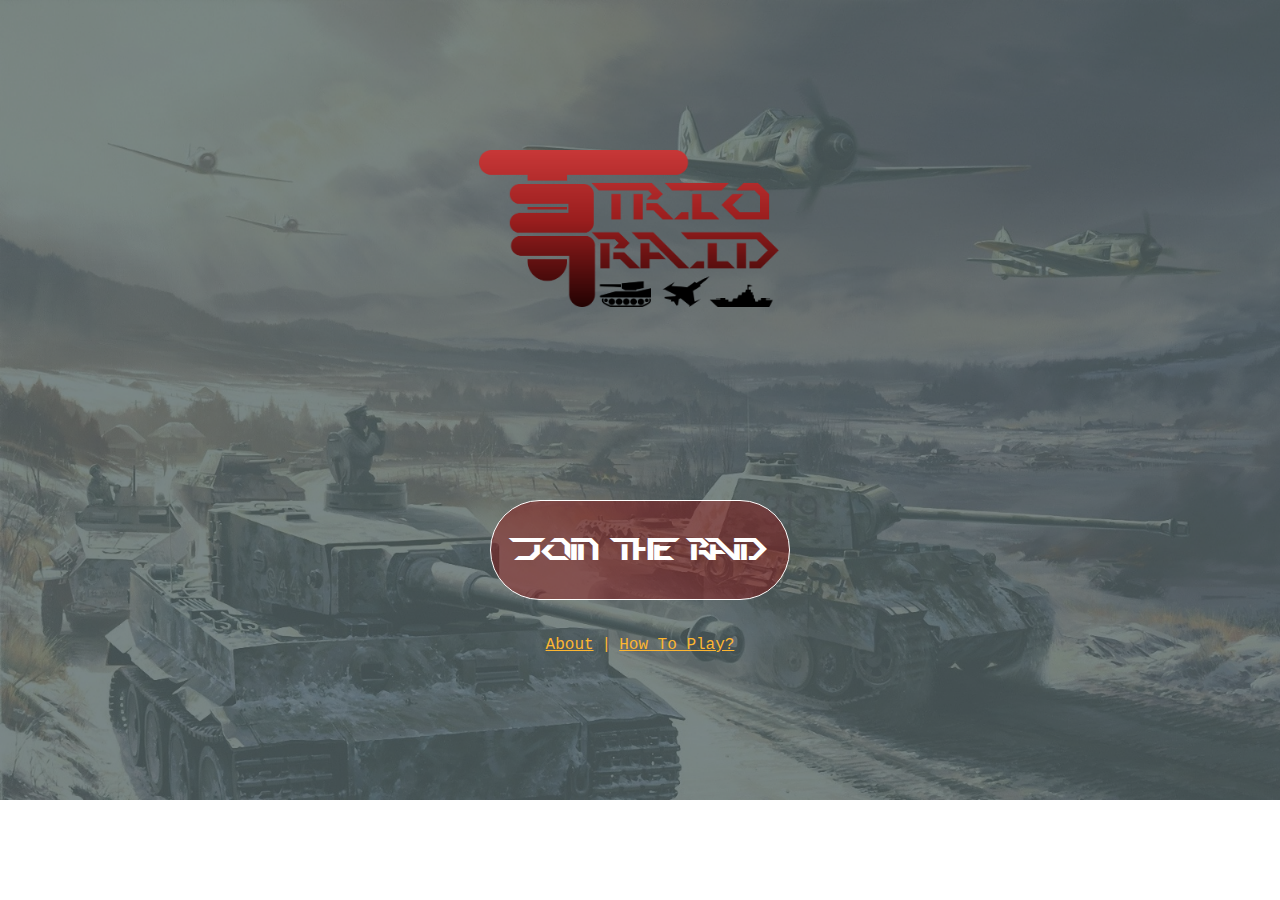
<file: index.html>
<!DOCTYPE html>
<html lang="en">

<head>
    <meta charset="UTF-8">
    <meta name="viewport" content="width=device-width, initial-scale=1.0">
    <meta http-equiv="X-UA-Compatible" content="ie=edge">
    <title>TrioRaid</title>
    <link rel="stylesheet" href="assets/css/index.css">
    <link rel="icon" href="assets/img/logo.png">
</head>

<body>
    <div class="sk-folding-cube" id="loading-page">
        <div class="sk-cube1 sk-cube"></div>
        <div class="sk-cube2 sk-cube"></div>
        <div class="sk-cube4 sk-cube"></div>
        <div class="sk-cube3 sk-cube"></div>
    </div>
    <div id="contents">
        <div class="brand"></div>
        <div class="start-game">
            <a href="pages/characters.html">
                <button class="start-btn">Join The Raid</button>
            </a>
            <br>
            <a href="pages/about.html">About</a>
            <p>|</p>
            <a href="pages/how.html">How To Play?</a>
        </div>
    </div>
    <script src="assets/js/main.js"></script>
</body>

</html>
</file>
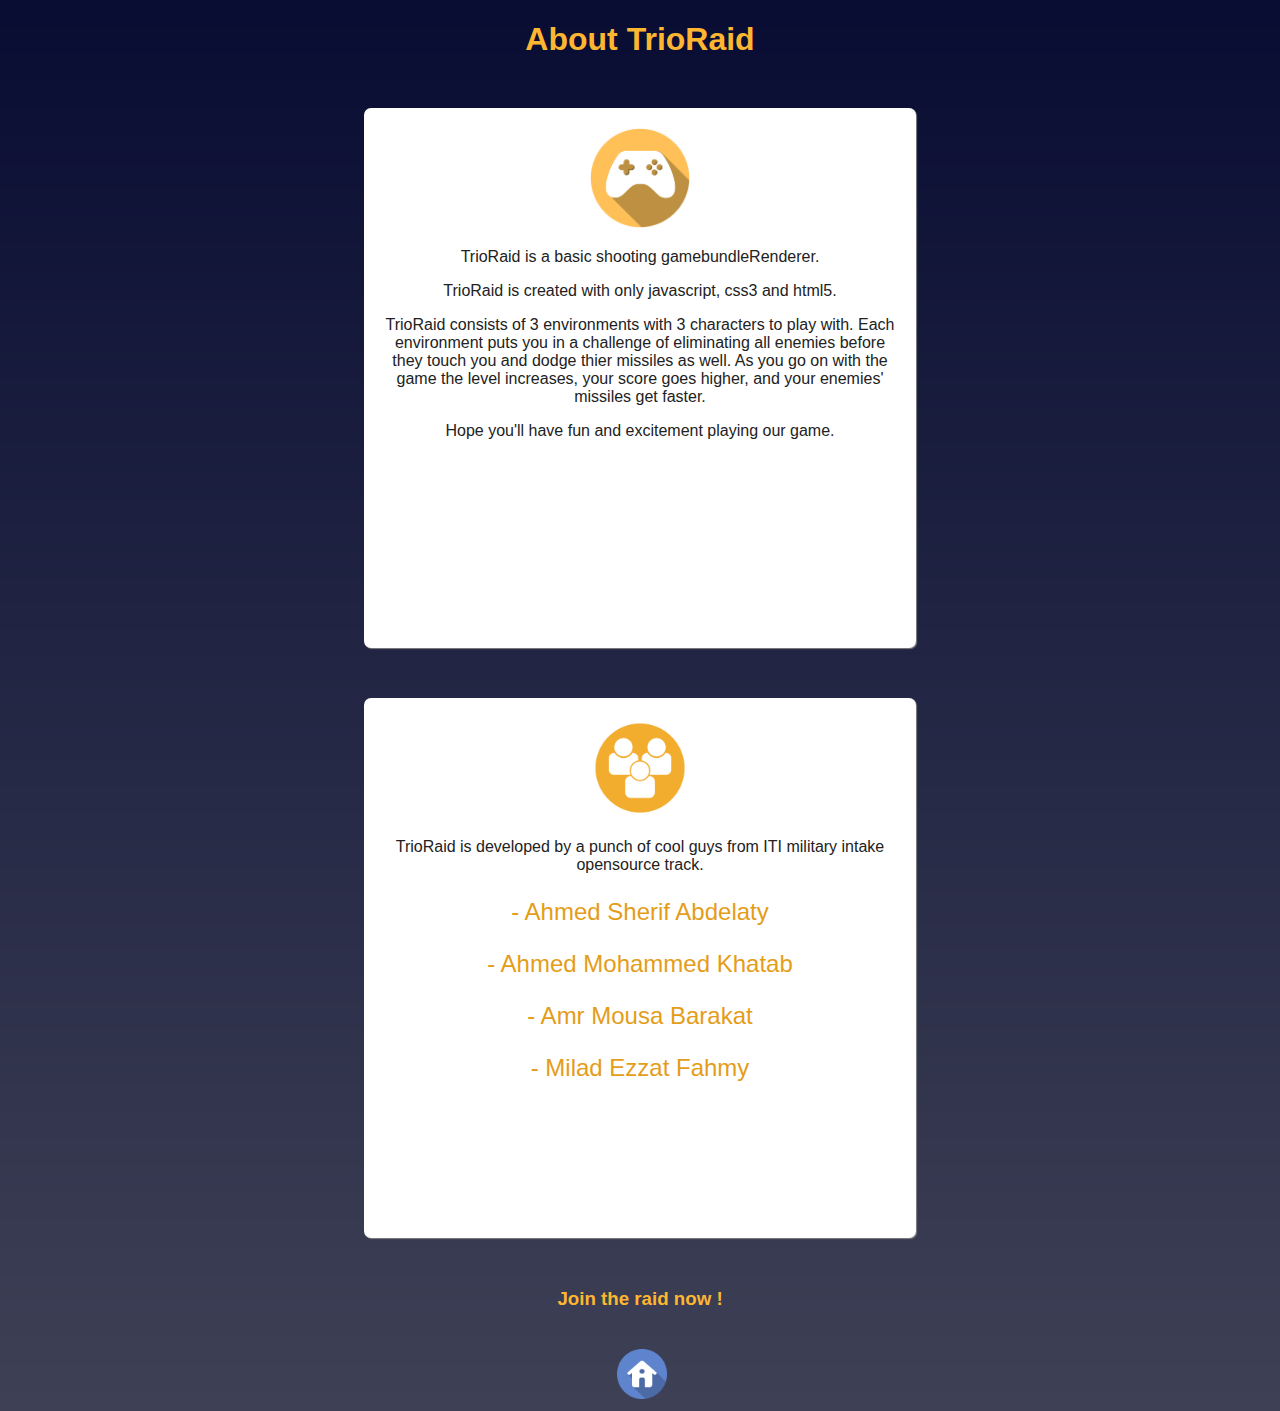
<file: pages/about.html>
<!DOCTYPE html>
<html lang="en">
<head>
    <meta charset="UTF-8">
    <meta name="viewport" content="width=device-width, initial-scale=1.0">
    <meta http-equiv="X-UA-Compatible" content="ie=edge">
    <title>TrioRaid-About</title>
</head>
<style>
    body {
        background-image: url('../assets/img/about.png');
    }
    img {
        width: 100px;
        height: 100px;
    }
    .cont {
        width: 90%;
        margin: auto;
    }
    h1,h3 {
        text-align: center;
        font-family: 'Segoe UI', Tahoma, Verdana, sans-serif;
        color: rgb(253, 182, 49);
    }
    .article {
       
        width: 45%;
        box-shadow: 1px 1px 1px gray;
        text-align: center;
        padding: 20px;
        float: left;
        margin: 20px;
        border-radius: 7px;
        background-color: white;
        height: 500px;
        margin-bottom: 50px;
    }
    p {
        color: #222;
        font-family: 'Segoe UI', Tahoma, Verdana, sans-serif;
        font-size: 1.5em;
    }
    .names {
        color: rgb(228, 157, 25);
        font-size: 2em;  
    }
    .home {
        width: 50px;
        height: 50px;
        text-align: center;
        margin-left: 48%;
        margin-top: 20px;
    }
    @media only screen and (max-width: 1800px) {
        .article {
            float: none;
            margin: 50px auto;
        }
        p {
            font-size: 1em;
        }
        .names {
            color: rgb(228, 157, 25);
            font-size: 1.5em;  
        }
    }
</style>
<body>
    <h1>About TrioRaid</h1>
    <div class="cont">
        <div class="article">
            <img src="../assets/img/game.png" alt="game">
            <p>
                TrioRaid is a basic shooting gamebundleRenderer.
            </p>
            <p>
                TrioRaid is created with only javascript, css3 and html5.
            </p>
            <p>
                TrioRaid consists of 3 environments with 3 characters to play with.
                Each environment puts you in a challenge of eliminating all enemies before they touch you 
                and dodge thier missiles as well.
                As you go on with the game the level increases, your score goes higher, and your enemies' missiles get faster. 
            </p>
            <p>
                Hope you'll have fun and excitement
                playing our game. 
            </p>
        </div>
        <div class="article">
            <img src="../assets/img/progs.png" alt="progs">
            <p>
                TrioRaid is developed by a punch of cool guys from ITI military intake opensource track.
            </p>
            <p class="names">- Ahmed Sherif Abdelaty</p>
            <p class="names">- Ahmed Mohammed Khatab</p>
            <p class="names">- Amr Mousa Barakat</p>
            <p class="names">- Milad Ezzat Fahmy</p>
        </div>
        <h3>Join the raid now !</h3>
        <a href="../index.html"><img src="../assets/img/home.ico" class="home" alt="go home"></a>
    </div>
</body>
</html>
</file>
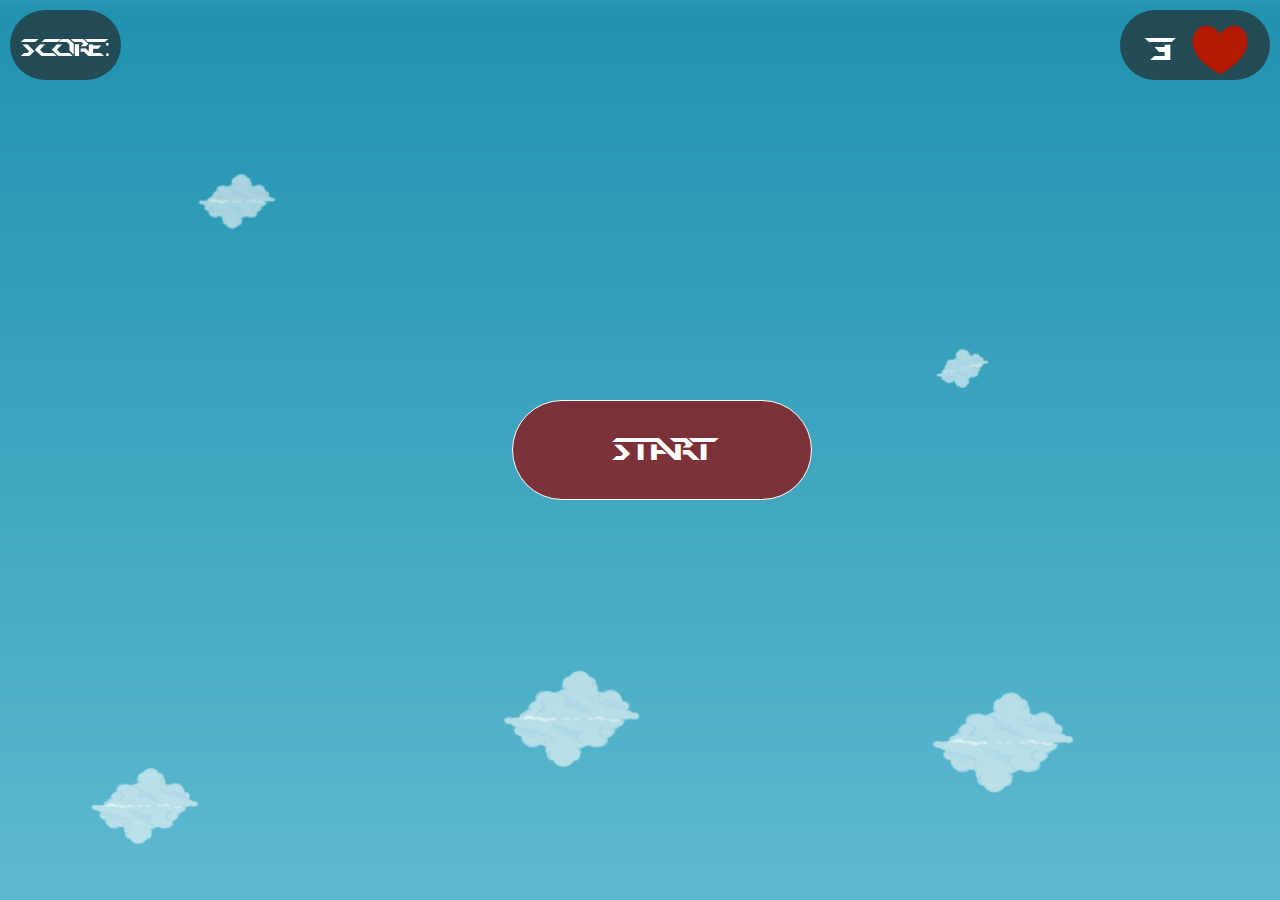
<file: pages/air.html>
<!DOCTYPE html>
<html lang="en">
<head>
    <meta charset="UTF-8">
    <meta name="viewport" content="width=device-width, initial-scale=1.0">
    <meta http-equiv="X-UA-Compatible" content="ie=edge">
    <title>TrioRaid-seaRaid</title>
    <link rel="stylesheet" href="../assets/css/base.css">
    <link rel="icon" href="../assets/img/logo.png">
    <link rel="stylesheet" href="../assets/css/air.css">
</head>
<body>
    <div class="sk-folding-cube" id="loading-page">
        <div class="sk-cube1 sk-cube"></div>
        <div class="sk-cube2 sk-cube"></div>
        <div class="sk-cube4 sk-cube"></div>
        <div class="sk-cube3 sk-cube"></div>
    </div>
    <div class="score">
        <p>Score: <span id="Score"></span> </p>
    </div>
       <button onclick="levels(500,'../assets/img/air_hero.png','../assets/img/air_enemy.png');" id="start">Start</button>
    <div class="lives">
        <p id="lives">3</p>
        <img src="../assets/img/live.png" alt="lives">
    </div>
    <a href="../index.html"><img src="../assets/img/home.ico" class="home" id="home" alt="go home"></a>
    <script src="../assets/js/main.js"></script>
</body>
</html>
</file>
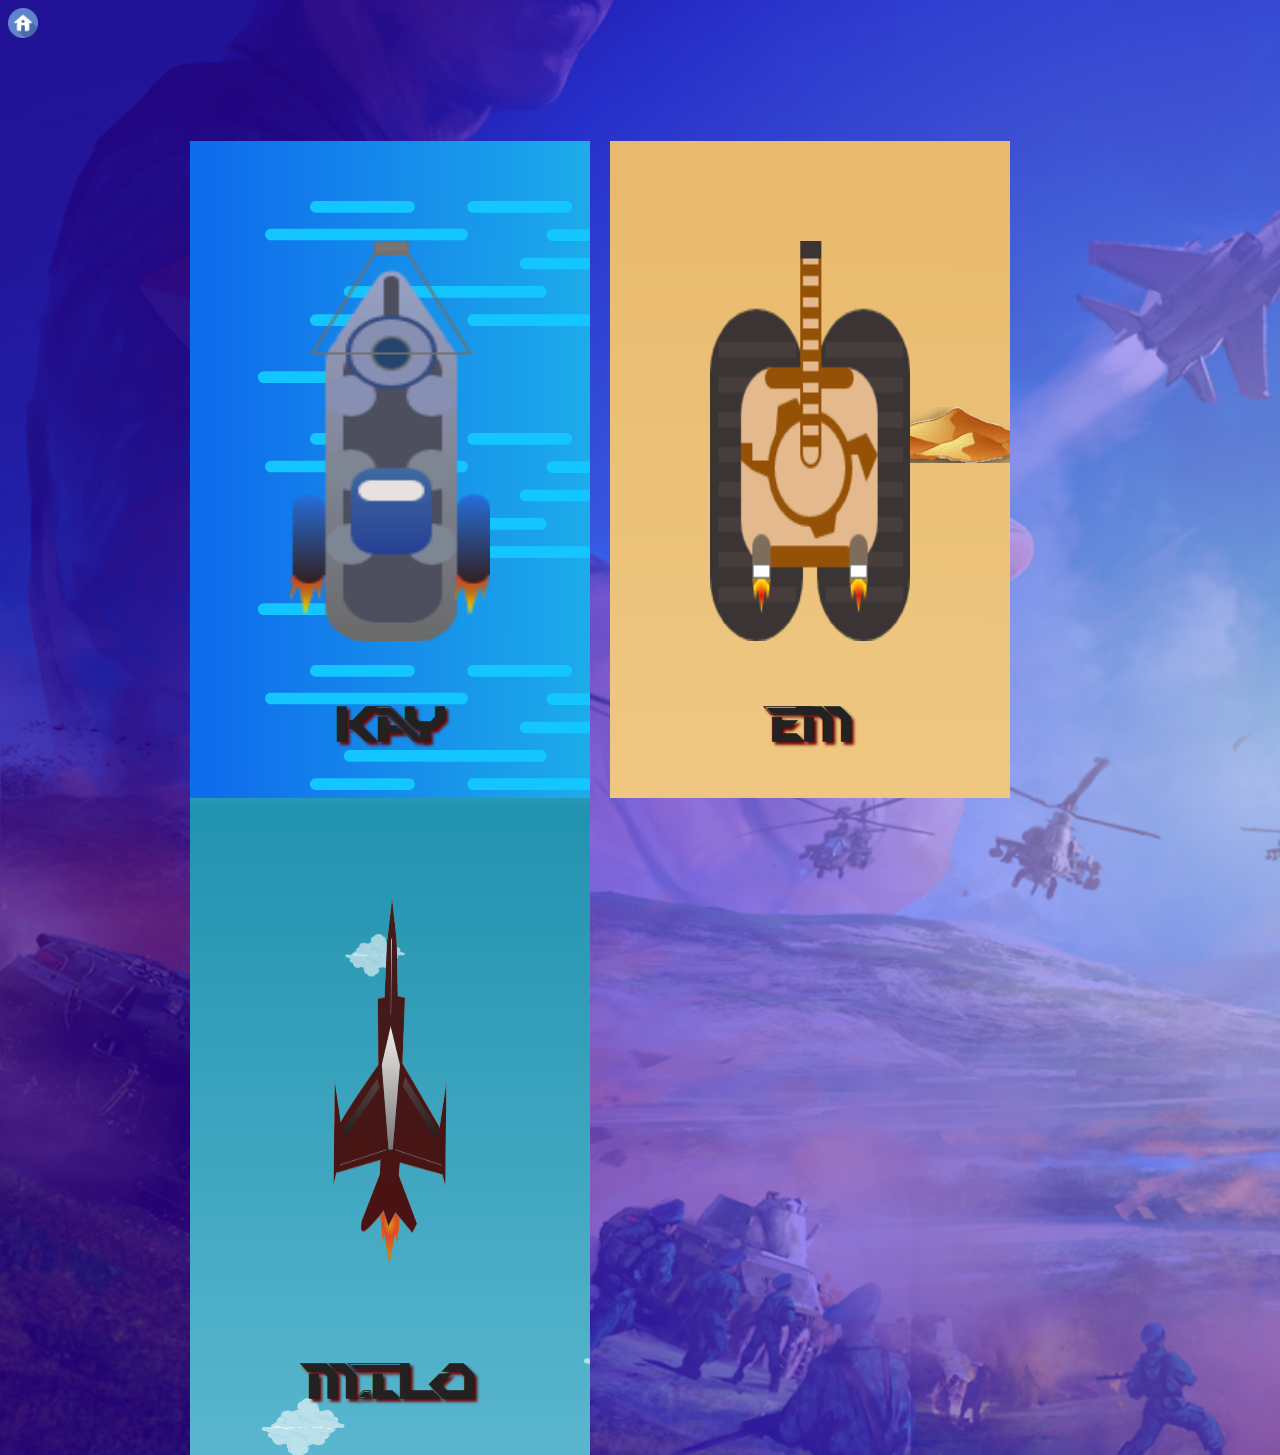
<file: pages/characters.html>
<!DOCTYPE html>
<html lang="en">
<head>
    <meta charset="UTF-8">
    <meta name="viewport" content="width=device-width, initial-scale=1.0">
    <meta http-equiv="X-UA-Compatible" content="ie=edge">
    <title>TrioRaid-characters</title>
    <link rel="stylesheet" href="../assets/css/characters.css">
    <link rel="icon" href="../assets/img/logo.png">
</head>
<body>
    <div class="sk-folding-cube" id="loading-page">
        <div class="sk-cube1 sk-cube"></div>
        <div class="sk-cube2 sk-cube"></div>
        <div class="sk-cube4 sk-cube"></div>
        <div class="sk-cube3 sk-cube"></div>
    </div>
    <a href="../index.html">
        <img src="../assets/img/home.ico" alt="go back" width="30" height="30">
    </a>
    <div class="characters">
        <div class="naval">
            <img src="../assets/img/water_hero.png" class="avatar" alt="hero1">
            <div class="overlay">
                <h3>Let's Do It</h3>
                <a href="sea.html">
                    <button class="start-btn">Begin The Raid</button>
                </a>
            </div>
            <h3>KAY</h3>
        </div>
        <div class="land">
            <img src="../assets/img/land_hero.png" class="avatar" alt="hero2">
            <div class="overlay">
                <h3>Let's Do It</h3>
                <a href="land.html" >
                    <button class="start-btn">Begin The Raid</button>
                </a>
            </div>
            <h3>EM</h3>
        </div>
        <div class="air">
            <img src="../assets/img/air_hero.png" class="avatar" alt="hero3">
            <div class="overlay">
                <h3>Let's Do It</h3>
                <a href="air.html">
                    <button class="start-btn">Begin The Raid</button>
                </a>
            </div>
            <h3>MILO</h3>
        </div>
    </div>
    <script src="../assets/js/main.js"></script>
</body>
</html>
</file>
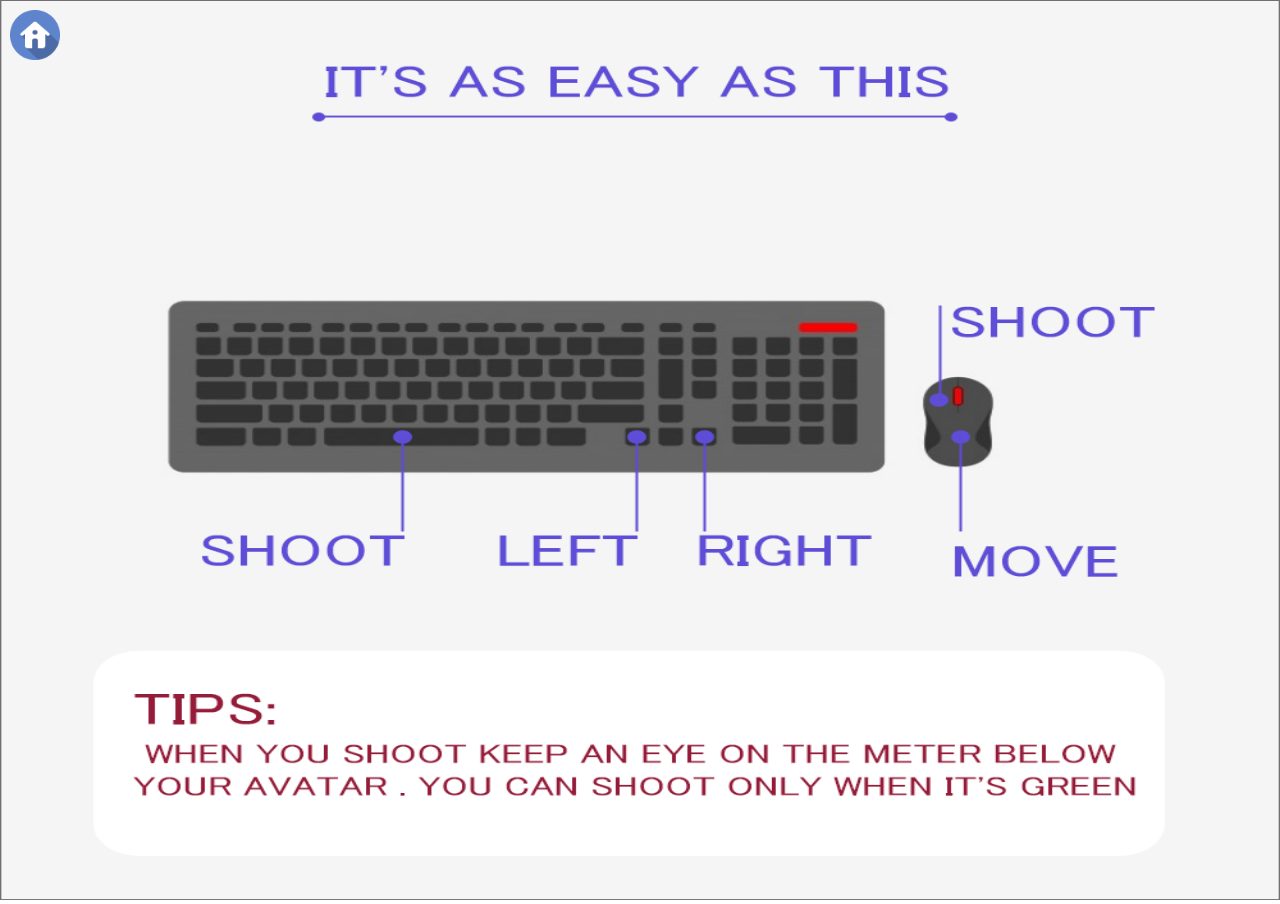
<file: pages/how.html>
<!DOCTYPE html>
<html lang="en">
<head>
    <meta charset="UTF-8">
    <meta name="viewport" content="width=device-width, initial-scale=1.0">
    <meta http-equiv="X-UA-Compatible" content="ie=edge">
    <title>TrioRaid- how to play</title>
    <style>
        body {
            padding: 0;
            margin: 0; 
        }
        img {
           width: 100%;
           height: 100vh;
        }
        .icon {
            width: 50px;
            height: 50px;
            position: absolute;
            top: 10px;
            left: 10px;
        }
    </style>
</head>
<body>
    <a href="../index.html"><img src="../assets/img/home.ico" alt="go home" class="icon"></a>
    <img src="../assets/img/how.png" alt="how to play">
</body>
</html>
</file>
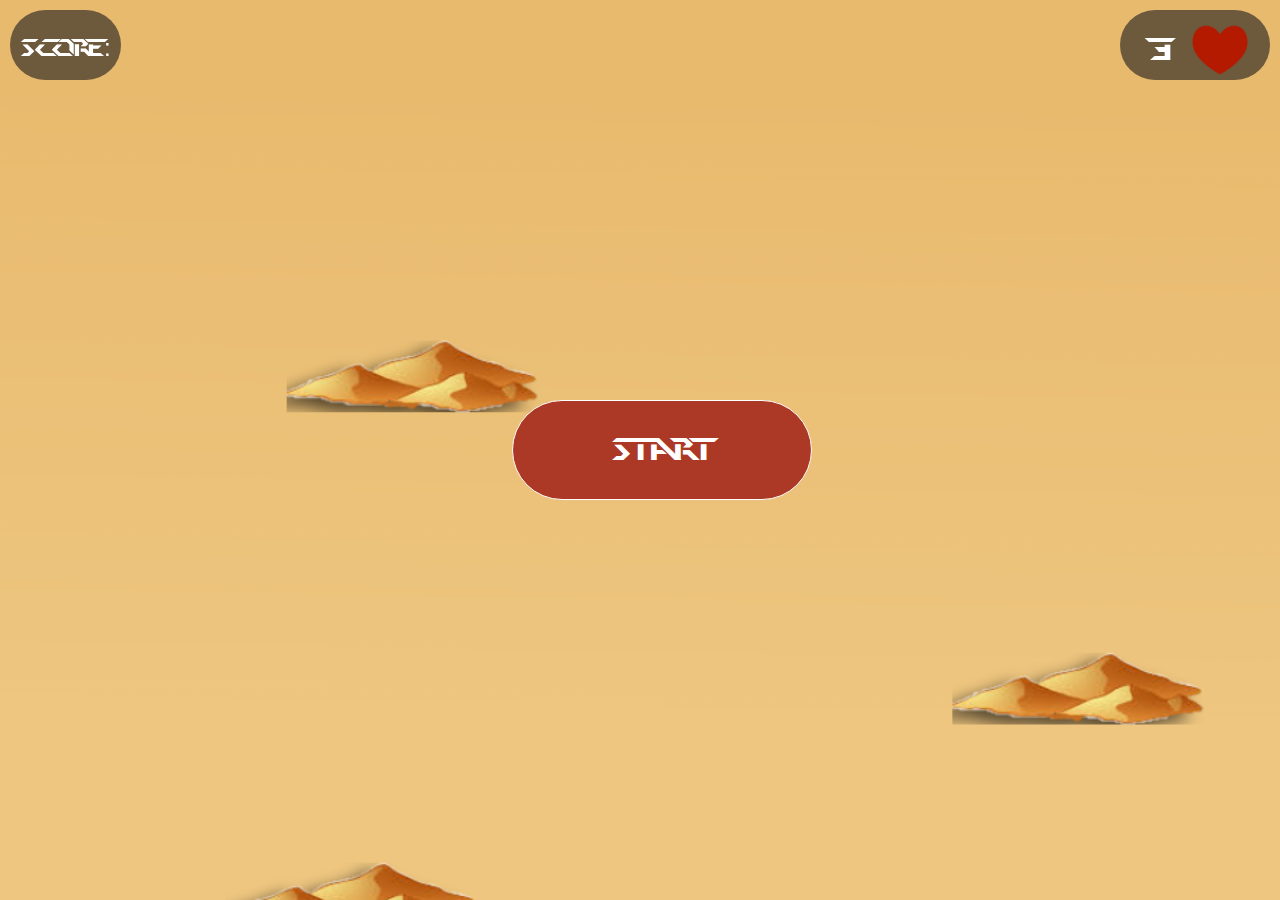
<file: pages/land.html>
<!DOCTYPE html>
<html lang="en">
<head>
    <meta charset="UTF-8">
    <meta name="viewport" content="width=device-width, initial-scale=1.0">
    <meta http-equiv="X-UA-Compatible" content="ie=edge">
    <title>TrioRaid-seaRaid</title>
    <link rel="stylesheet" href="../assets/css/base.css">
    <link rel="icon" href="../assets/img/logo.png">
    <link rel="stylesheet" href="../assets/css/land.css">
</head>
<body>
    <div class="sk-folding-cube" id="loading-page">
        <div class="sk-cube1 sk-cube"></div>
        <div class="sk-cube2 sk-cube"></div>
        <div class="sk-cube4 sk-cube"></div>
        <div class="sk-cube3 sk-cube"></div>
    </div>
    <div class="score">
        <p>Score: <span id="Score"></span> </p>
    </div>
       <button onclick="levels(500,'../assets/img/land_hero.png','../assets/img/land_enemy.png');" id="start">Start</button>
    <div class="lives">
        <p id="lives">3</p>
        <img src="../assets/img/live.png" alt="lives">
    </div>
    <a href="../index.html"><img src="../assets/img/home.ico" class="home"  id="home" alt="go home"></a>
    <script src="../assets/js/main.js"></script>
</body>
</html>
</file>
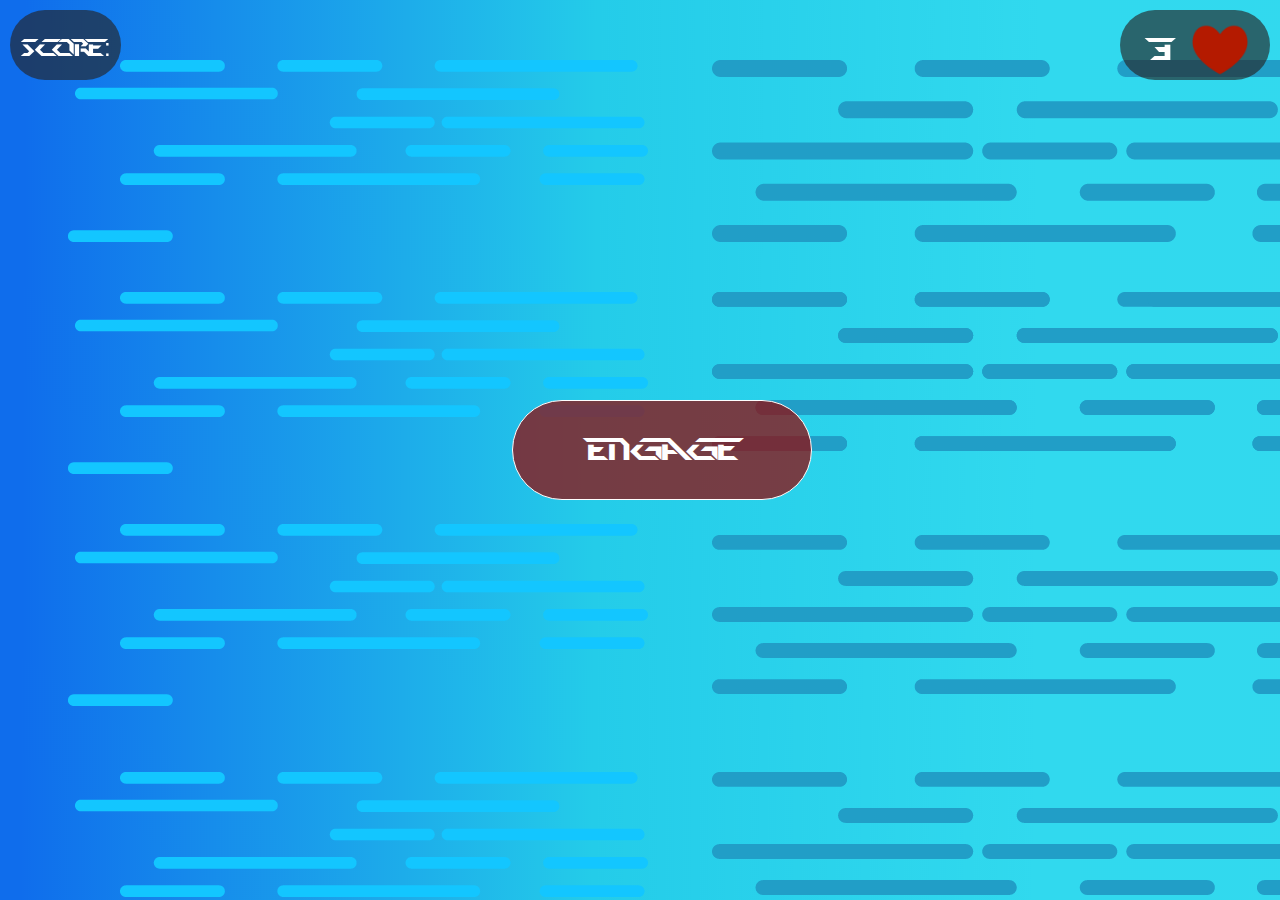
<file: pages/sea.html>
<!DOCTYPE html>
<html lang="en">
<head>
    <meta charset="UTF-8">
    <meta name="viewport" content="width=device-width, initial-scale=1.0">
    <meta http-equiv="X-UA-Compatible" content="ie=edge">
    <title>TrioRaid-seaRaid</title>
    <link rel="stylesheet" href="../assets/css/base.css">
    <link rel="icon" href="../assets/img/logo.png">
</head>
<body>
    <div class="sk-folding-cube" id="loading-page">
        <div class="sk-cube1 sk-cube"></div>
        <div class="sk-cube2 sk-cube"></div>
        <div class="sk-cube4 sk-cube"></div>
        <div class="sk-cube3 sk-cube"></div>
    </div>
    <div class="score">
        <p>Score: <span id="Score"></span> </p>
    </div>
       <button onclick="levels(500,'../assets/img/water_hero.png','../assets/img/water_enemy.png');" id="start">Engage</button>
    <div class="lives">
        <p id="lives">3</p>
        <img src="../assets/img/live.png" alt="lives">
    </div>
    <a href="../index.html"><img src="../assets/img/home.ico" class="home" id="home" alt="go home"></a>
    <script src="../assets/js/main.js"></script>
</body>
</html>
</file>
<file: assets/css/index.css>
@font-face  {
    font-family: 'dark';
    src: url('../fonts/pdark.ttf');
}
body {
    background: url('../img/bg.png') no-repeat;
    background-size: cover;
    font-family: 'dark',Arial, Helvetica, sans-serif;
}
.brand {
    width: 500px;
    height: 300px;
    background: url('../img/logo.png') no-repeat;
    background-size: contain;
    margin-left: calc(50% - 270px);
    margin-top: 150px;
}
.start-game {
    width: 400px;
    margin: auto;
    margin-top: 150px;
    text-align: center;
}
.start-btn {
    width: 300px;
    border: 1px solid white;
    background-color: rgba(148, 6, 6, 0.4);
    border-radius: 50px;
    height: 100px;
    color: white;
    font-family: 'dark',Arial, Helvetica, sans-serif;
    font-size: 2rem;
    transition: 0.5s;
    margin-bottom: 20px;
}
.start-btn:hover {
    cursor: pointer;
    background-color: rgb(255, 255, 255, 0.5);
    color: rgb(150, 3, 3);
    border-color: rgb(150, 3, 3);
}
a {
    color: rgb(253, 182, 49);
    font-family: 'Courier New', Courier, monospace;
}
p {
    display: inline-flex;
    color: rgb(253, 182, 49);
    font-family: 'Courier New', Courier, monospace;
}
.sk-folding-cube {
    margin: 20px auto;
    width: 100px;
    height: 100px;
    z-index: 999;
    position: absolute;
    top: 42%;
    left: 44%;
    -webkit-transform: rotateZ(45deg);
            transform: rotateZ(45deg);
  }
  .sk-folding-cube .sk-cube {
    float: left;
    width: 50%;
    height: 50%;
    position: relative;
    -webkit-transform: scale(1.1);
        -ms-transform: scale(1.1);
            transform: scale(1.1); 
  }
  .sk-folding-cube .sk-cube:before {
    content: '';
    position: absolute;
    top: 0;
    left: 0;
    width: 100%;
    height: 100%;
    background-color: rgb(212, 49, 49);
    -webkit-animation: sk-foldCubeAngle 2.4s infinite linear both;
            animation: sk-foldCubeAngle 2.4s infinite linear both;
    -webkit-transform-origin: 100% 100%;
        -ms-transform-origin: 100% 100%;
            transform-origin: 100% 100%;
  }
  .sk-folding-cube .sk-cube2 {
    -webkit-transform: scale(1.1) rotateZ(90deg);
            transform: scale(1.1) rotateZ(90deg);
  }
  .sk-folding-cube .sk-cube3 {
    -webkit-transform: scale(1.1) rotateZ(180deg);
            transform: scale(1.1) rotateZ(180deg);
  }
  .sk-folding-cube .sk-cube4 {
    -webkit-transform: scale(1.1) rotateZ(270deg);
            transform: scale(1.1) rotateZ(270deg);
  }
  .sk-folding-cube .sk-cube2:before {
    -webkit-animation-delay: 0.3s;
            animation-delay: 0.3s;
  }
  .sk-folding-cube .sk-cube3:before {
    -webkit-animation-delay: 0.6s;
            animation-delay: 0.6s; 
  }
  .sk-folding-cube .sk-cube4:before {
    -webkit-animation-delay: 0.9s;
            animation-delay: 0.9s;
  }
  @-webkit-keyframes sk-foldCubeAngle {
    0%, 10% {
      -webkit-transform: perspective(140px) rotateX(-180deg);
              transform: perspective(140px) rotateX(-180deg);
      opacity: 0; 
    } 25%, 75% {
      -webkit-transform: perspective(140px) rotateX(0deg);
              transform: perspective(140px) rotateX(0deg);
      opacity: 1; 
    } 90%, 100% {
      -webkit-transform: perspective(140px) rotateY(180deg);
              transform: perspective(140px) rotateY(180deg);
      opacity: 0; 
    } 
  }
  
  @keyframes sk-foldCubeAngle {
    0%, 10% {
      -webkit-transform: perspective(140px) rotateX(-180deg);
              transform: perspective(140px) rotateX(-180deg);
      opacity: 0; 
    } 25%, 75% {
      -webkit-transform: perspective(140px) rotateX(0deg);
              transform: perspective(140px) rotateX(0deg);
      opacity: 1; 
    } 90%, 100% {
      -webkit-transform: perspective(140px) rotateY(180deg);
              transform: perspective(140px) rotateY(180deg);
      opacity: 0; 
    }
  }
  @media only screen and (max-width: 1400px) {
    .brand {
        width: 300px;
        height: 200px;
        margin-left: calc(50% - 161px);
    }
  }
</file>
<file: assets/css/base.css>
@font-face  {
    font-family: 'dark';
    src: url('../fonts/pdark.ttf');
}
body {
    
    padding: 0;
    margin: 0;
    box-sizing: border-box;
    background: rgb(69, 147, 184) url('../img/water.png');
    /* background-size: cover; */
    background-position: 0 0;
    background-repeat: repeat-x;
    animation: move 30s linear infinite;
    overflow: hidden;
    font-family: 'dark',Arial, Helvetica, sans-serif;
}
.score {
    position: fixed;
    top: 10px;
    left: 10px;
    /* width: 150px; */
    height: 70px;
    border-radius: 50px;
    background-color: rgba(37, 34, 34, 0.63);
    text-align: left;
    color: white;
    font-size: 1.5rem;
    padding-left: 10px;
    padding-right: 10px;
}
.lives p {
    display: inline-flex;
    color: white;
    font-size: 2rem;
    position: fixed;
    top: 2px;
    right: 110px;
}
.lives img {
    position: fixed;
    top: 10px;
    right: 20px;
}
.lives {
    position: fixed;
    top: 10px;
    right: 10px;
    width: 150px;
    height: 70px;
    border-radius: 50px;
    background-color: rgba(37, 34, 34, 0.63);
}
.sea-hero {
    width: 80px;
    height: 100px;
    padding-bottom: 3px;
    border-bottom: 15px inset green;
}
.sea-hero:hover{
    cursor: url('../img/shot\ aim.cur'),auto;
}
.sea-enemy {
    width: 51px;
    height: 70px;
    z-index: -2;
}
 
.sea-enemy:hover{
    cursor: url('../img/Aim..cur'), auto;
}

.missile1 {
    height: 50px;
    width: 16px;
}
.missile2 {
    height: 30px;
    width: 16px;
}
#explode_enemy {
    display: none;
}
#explode_hero {
    display: none;
}
@keyframes move {
    from {
        background-position: 0 0;
    }
    to {
        background-position:-100% 0;
    }
}
  p#gameOver{
      position: absolute;
      left: 35%;
      background-color: rgba(0,0,0,0.7);
      color: red;
      padding: 2% 3%;
      box-shadow: 0 0 5px black;
  }
  #win,#gameOver{
      text-align: center;
      top: 100px;
      color: green;
      font-family: 'Courier New', Courier, monospace;
      font-size: 8em;
  }
  #gameOver button,#win button{
      border: none;
      border-radius: 15px;
      box-shadow:  0 0 5px black;
      font-size: 0.5em;
      cursor: pointer;
  }
  #playAgain{
     border: none;
     border-radius: 15px;
     font-size: 0.5em;
     padding: 5px 10px;
     box-shadow: 0 0 5px black;
     cursor: pointer; 
  }
  #start,#nextLevel,#play_again{
    position: absolute;
    left: 42%;
    top: 400px;
    width: 300px;
    border: 1px solid white;
    background-color: rgba(148, 6, 6, 0.726);
    border-radius: 50px;
    height: 100px;
    color: white;
    font-family: 'dark',Arial, Helvetica, sans-serif;
    font-size: 2rem;
    transition: 0.5s;
    margin-bottom: 20px;
  }
  #start:hover, #nextLevel:hover, #play_again:hover {
    cursor: pointer;
    background-color: rgb(255, 255, 255, 0.5);
    color: rgb(150, 3, 3);
    border-color: rgb(150, 3, 3);
}
#gameOver, #play_again, #win{
    left: 30%;
}

#gameOver,#win {
    text-align: center;
    font-size: 4rem;
    color: rgba(148, 6, 6, 0.726);
    font-family: 'dark','Segoe UI', Tahoma, Geneva, Verdana, sans-serif;
}
.home {
    width: 50px;
    height: 50px;
    text-align: center;
    margin-left: 48%;
    margin-top: 20px;
    display: none;
}
.sk-folding-cube {
    margin: 20px auto;
    width: 40px;
    height: 40px;
    z-index: 999;
    position: relative;
    -webkit-transform: rotateZ(45deg);
            transform: rotateZ(45deg);
  }
  
  .sk-folding-cube .sk-cube {
    float: left;
    width: 50%;
    height: 50%;
    position: relative;
    -webkit-transform: scale(1.1);
        -ms-transform: scale(1.1);
            transform: scale(1.1); 
  }
  .sk-folding-cube .sk-cube:before {
    content: '';
    position: absolute;
    top: 0;
    left: 0;
    width: 100%;
    height: 100%;
    background-color: rgb(212, 49, 49);
    -webkit-animation: sk-foldCubeAngle 2.4s infinite linear both;
            animation: sk-foldCubeAngle 2.4s infinite linear both;
    -webkit-transform-origin: 100% 100%;
        -ms-transform-origin: 100% 100%;
            transform-origin: 100% 100%;
  }
  .sk-folding-cube .sk-cube2 {
    -webkit-transform: scale(1.1) rotateZ(90deg);
            transform: scale(1.1) rotateZ(90deg);
  }
  .sk-folding-cube .sk-cube3 {
    -webkit-transform: scale(1.1) rotateZ(180deg);
            transform: scale(1.1) rotateZ(180deg);
  }
  .sk-folding-cube .sk-cube4 {
    -webkit-transform: scale(1.1) rotateZ(270deg);
            transform: scale(1.1) rotateZ(270deg);
  }
  .sk-folding-cube .sk-cube2:before {
    -webkit-animation-delay: 0.3s;
            animation-delay: 0.3s;
  }
  .sk-folding-cube .sk-cube3:before {
    -webkit-animation-delay: 0.6s;
            animation-delay: 0.6s; 
  }
  .sk-folding-cube .sk-cube4:before {
    -webkit-animation-delay: 0.9s;
            animation-delay: 0.9s;
  }
  @-webkit-keyframes sk-foldCubeAngle {
    0%, 10% {
      -webkit-transform: perspective(140px) rotateX(-180deg);
              transform: perspective(140px) rotateX(-180deg);
      opacity: 0; 
    } 25%, 75% {
      -webkit-transform: perspective(140px) rotateX(0deg);
              transform: perspective(140px) rotateX(0deg);
      opacity: 1; 
    } 90%, 100% {
      -webkit-transform: perspective(140px) rotateY(180deg);
              transform: perspective(140px) rotateY(180deg);
      opacity: 0; 
    } 
  }
  
  @keyframes sk-foldCubeAngle {
    0%, 10% {
      -webkit-transform: perspective(140px) rotateX(-180deg);
              transform: perspective(140px) rotateX(-180deg);
      opacity: 0; 
    } 25%, 75% {
      -webkit-transform: perspective(140px) rotateX(0deg);
              transform: perspective(140px) rotateX(0deg);
      opacity: 1; 
    } 90%, 100% {
      -webkit-transform: perspective(140px) rotateY(180deg);
              transform: perspective(140px) rotateY(180deg);
      opacity: 0; 
    }
  }
  @media only screen and (max-width: 1400px) {
    #start,#nextLevel,#play_again {
        left: 40%;
    }
  }
</file>
<file: assets/css/air.css>
body {
    padding: 0;
    margin: 0;
    box-sizing: border-box;
    background: rgb(69, 147, 184) url('../img/sky.png');
    background-size: cover;
    background-position: 0 0;
    background-repeat: repeat-y;
    animation: move 30s linear infinite;
    overflow: hidden;
    font-family: 'dark',Arial, Helvetica, sans-serif;
}
@keyframes move {
    from {
        background-position: 0 0;
    }
    to {
        background-position: 0 -100%;
    }
}
</file>
<file: assets/css/characters.css>
@font-face  {
    font-family: 'dark';
    src: url('../fonts/pdark.ttf');
}
body {
    background: url('../img/BG2.png') no-repeat;
    background-size: cover;
    font-family: 'dark',Arial, Helvetica, sans-serif;
}
.characters {
    width: 1300px;
    margin: auto;
    margin-top: 100px;
}
.naval,.land,.air {
    float: left;
    text-align: center;
    background-color: rgba(0, 0, 0, 0.637);
    margin-right: 20px;
}
.naval {
    background-image: url('../img/water.png');
    position: relative;
}
.air {
    background-image: url('../img/sky.png');
    position: relative;
}
.land {
    background-image: url('../img/desert.png');
    position: relative;
}
h3 {
    color: #222;
    font-size: 3rem;
    text-shadow: rgb(109, 6, 6) 3px 3px 3px;
}
.avatar {
    width: 200px;
    height: 400px;
    margin: 100px;
    margin-bottom: 10px;
}
.overlay {
    display: none;
    opacity: 0;
    position: absolute;
    left: 0;
    top: 0;
    right: 0;
    bottom: 0;
    height: 100%;
    width: 100%;
    transition: 1s ease;
    background-color: rgba(34, 34, 34, 0.705);
}
.overlay h3 {
    color: #eee;
    font-size: 3rem;
    text-shadow: rgb(109, 6, 6) 3px 3px 3px;
    margin-top: 46%;
}
.naval:hover .overlay {
    display: block;
    opacity: 1;
}
.land:hover .overlay {
    display: block;
    opacity: 1;
}
.air:hover .overlay {
    display: block;
    opacity: 1;
}
.start-btn {
    width: 300px;
    border: 1px solid white;
    background-color: rgba(148, 6, 6, 0.4);
    border-radius: 50px;
    height: 100px;
    color: white;
    font-family: 'dark',Arial, Helvetica, sans-serif;
    font-size: 2rem;
    transition: 0.5s;
}
.start-btn:hover {
    cursor: pointer;
    background-color: rgb(255, 255, 255, 0.5);
    color: rgb(150, 3, 3);
    border-color: rgb(150, 3, 3);
}
.sk-folding-cube {
    margin: 20px auto;
    width: 100px;
    height: 100px;
    z-index: 999;
    position: absolute;
    top: 42%;
    left: 44%;
    -webkit-transform: rotateZ(45deg);
            transform: rotateZ(45deg);
  }
  .sk-folding-cube .sk-cube {
    float: left;
    width: 50%;
    height: 50%;
    position: relative;
    -webkit-transform: scale(1.1);
        -ms-transform: scale(1.1);
            transform: scale(1.1); 
  }
  .sk-folding-cube .sk-cube:before {
    content: '';
    position: absolute;
    top: 0;
    left: 0;
    width: 100%;
    height: 100%;
    background-color: rgb(212, 49, 49);
    -webkit-animation: sk-foldCubeAngle 2.4s infinite linear both;
            animation: sk-foldCubeAngle 2.4s infinite linear both;
    -webkit-transform-origin: 100% 100%;
        -ms-transform-origin: 100% 100%;
            transform-origin: 100% 100%;
  }
  .sk-folding-cube .sk-cube2 {
    -webkit-transform: scale(1.1) rotateZ(90deg);
            transform: scale(1.1) rotateZ(90deg);
  }
  .sk-folding-cube .sk-cube3 {
    -webkit-transform: scale(1.1) rotateZ(180deg);
            transform: scale(1.1) rotateZ(180deg);
  }
  .sk-folding-cube .sk-cube4 {
    -webkit-transform: scale(1.1) rotateZ(270deg);
            transform: scale(1.1) rotateZ(270deg);
  }
  .sk-folding-cube .sk-cube2:before {
    -webkit-animation-delay: 0.3s;
            animation-delay: 0.3s;
  }
  .sk-folding-cube .sk-cube3:before {
    -webkit-animation-delay: 0.6s;
            animation-delay: 0.6s; 
  }
  .sk-folding-cube .sk-cube4:before {
    -webkit-animation-delay: 0.9s;
            animation-delay: 0.9s;
  }
  @-webkit-keyframes sk-foldCubeAngle {
    0%, 10% {
      -webkit-transform: perspective(140px) rotateX(-180deg);
              transform: perspective(140px) rotateX(-180deg);
      opacity: 0; 
    } 25%, 75% {
      -webkit-transform: perspective(140px) rotateX(0deg);
              transform: perspective(140px) rotateX(0deg);
      opacity: 1; 
    } 90%, 100% {
      -webkit-transform: perspective(140px) rotateY(180deg);
              transform: perspective(140px) rotateY(180deg);
      opacity: 0; 
    } 
  }
  
  @keyframes sk-foldCubeAngle {
    0%, 10% {
      -webkit-transform: perspective(140px) rotateX(-180deg);
              transform: perspective(140px) rotateX(-180deg);
      opacity: 0; 
    } 25%, 75% {
      -webkit-transform: perspective(140px) rotateX(0deg);
              transform: perspective(140px) rotateX(0deg);
      opacity: 1; 
    } 90%, 100% {
      -webkit-transform: perspective(140px) rotateY(180deg);
              transform: perspective(140px) rotateY(180deg);
      opacity: 0; 
    }
  }
  @media only screen and (max-width: 1400px) {
    .characters {
        width: 900px;
    }
  }
</file>
<file: assets/css/land.css>
@font-face  {
    font-family: 'dark';
    src: url('../fonts/pdark.ttf');
}
body {
    padding: 0;
    margin: 0;
    box-sizing: border-box;
    background: rgb(69, 147, 184) url('../img/desert.png');
    background-size: cover;
    background-position: 0 0;
    background-repeat: repeat-y;
    animation: move 30s linear infinite;
    overflow: hidden;
    font-family: 'dark',Arial, Helvetica, sans-serif;
}
@keyframes move {
    from {
        background-position: 0 0;
    }
    to {
        background-position: 0 -100%;
    }
}
</file>
